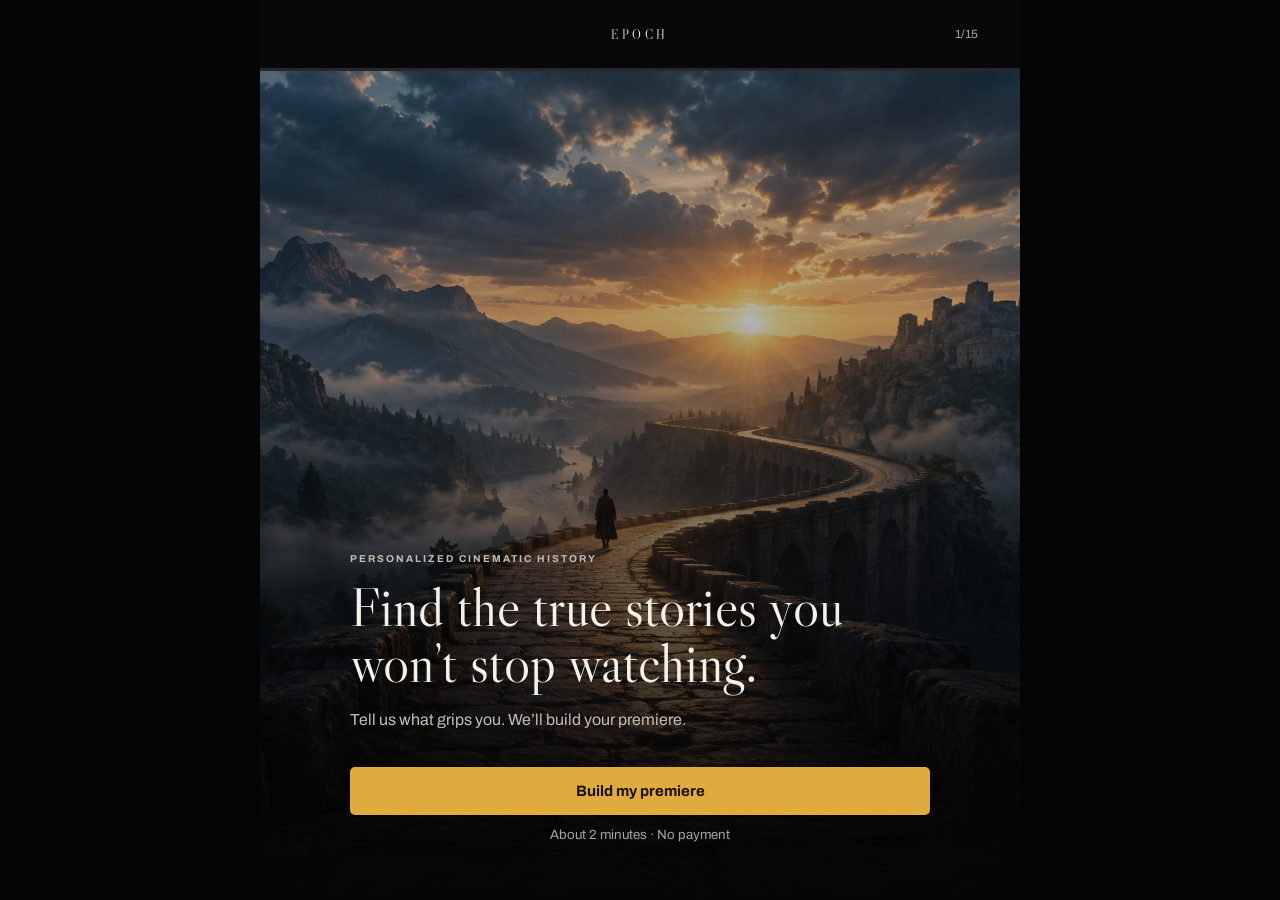
<file: index.html>
<!doctype html><html lang="en"><head><meta charset="utf-8"><meta name="viewport" content="width=device-width,initial-scale=1"><title>EPOCH - Your premiere</title><meta name="description" content="Build your personalized cinematic-history premiere."><link rel="stylesheet" href="styles.css"><!-- TikTok Pixel Code Start --><script>!function(w,d,t){w.TiktokAnalyticsObject=t;var ttq=w[t]=w[t]||[];ttq.methods="page track identify instances debug on off once ready alias group enableCookie disableCookie holdConsent revokeConsent grantConsent".split(" ");ttq.setAndDefer=function(t,e){t[e]=function(){t.push([e].concat([].slice.call(arguments)))}};for(var i=0;i<ttq.methods.length;i++)ttq.setAndDefer(ttq,ttq.methods[i]);ttq.instance=function(t){for(var e=ttq._i[t]||[],n=0;n<ttq.methods.length;n++)ttq.setAndDefer(e,ttq.methods[n]);return e};ttq.load=function(e,n){var r="https://analytics.tiktok.com/i18n/pixel/events.js",o=n&&n.partner;ttq._i=ttq._i||{};ttq._i[e]=[];ttq._i[e]._u=r;ttq._t=ttq._t||{};ttq._t[e]=+new Date;ttq._o=ttq._o||{};ttq._o[e]=n||{};var i=d.createElement("script");i.type="text/javascript";i.async=!0;i.src=r+"?sdkid="+e+"&lib="+t;var a=d.getElementsByTagName("script")[0];a.parentNode.insertBefore(i,a)};ttq.load("DAN591JC77U5PB5VV4I0");ttq.page()}(window,document,"ttq");</script><!-- TikTok Pixel Code End --></head><body><main id="app"></main><form name="epoch-quiz-leads" method="POST" data-netlify="true" hidden><input name="form-name" value="epoch-quiz-leads"><input name="email"><input name="arm"><input name="price"><input name="profile"></form><script src="app.js"></script></body></html>
</file>
<file: styles.css>
@import url('https://fonts.googleapis.com/css2?family=Archivo:wght@400;500;600;700&family=Libre+Caslon+Display&display=swap');
:root{--ink:#f4f1ea;--muted:#aaa39c;--gold:#e1aa3e;--bg:#08080a;--card:#171619;--line:#343136;--teal:#73a89a}*{box-sizing:border-box}body{margin:0;background:#050506;color:var(--ink);font-family:Archivo,Arial,sans-serif}.screen{min-height:100svh;width:100%;max-width:760px;margin:auto;background:var(--bg);position:relative;padding:0 20px 40px}.screen>header{height:68px;display:grid;grid-template-columns:50px 1fr 50px;align-items:center;color:var(--muted);font-size:12px}.screen>header .brand{text-align:center;color:var(--ink);font-family:'Libre Caslon Display',serif;letter-spacing:.3em}.screen>header span:last-child{text-align:right}.screen>header button{background:none;border:0;color:var(--muted);font-size:20px;text-align:left}.screen>header button:disabled{opacity:0}.progress{height:3px;background:#28262a;margin:0 -20px}.progress i{display:block;height:100%;background:var(--gold);transition:.25s}.content{width:min(100%,580px);margin:auto;padding:38px 0}.eyebrow{font-size:10px;letter-spacing:.2em;color:var(--gold);font-weight:700}.content h1,.hero h1{font:400 clamp(34px,9vw,55px)/1.02 'Libre Caslon Display',serif;margin:12px 0 14px}.sub,.hero p{color:#c3bdb6;line-height:1.6}.hero{min-height:calc(100svh - 71px);margin:0 -20px -40px;padding:40px 24px;display:flex;align-items:flex-end;background:linear-gradient(0deg,rgba(5,5,6,.98),rgba(5,5,6,.3) 70%),url('assets/screens/screen-01.jpg') center/cover}.hero>div{max-width:580px;margin:0 auto;width:100%}.primary{width:100%;border:0;border-radius:5px;background:var(--gold);color:#181208;padding:16px 18px;font:700 15px Archivo;margin-top:18px}.primary:disabled{opacity:.4}.screen small{display:block;text-align:center;color:var(--muted);margin-top:12px}.options{display:grid;gap:10px;margin-top:26px}.option{border:1px solid var(--line);border-radius:7px;background:var(--card);color:var(--ink);padding:16px;text-align:left;font:500 14px/1.4 Archivo;min-height:56px}.option.chosen{border-color:var(--gold);box-shadow:0 0 0 1px var(--gold)}.visual-options{grid-template-columns:1fr 1fr}.visual-options .option{position:relative;min-height:150px;display:flex;align-items:flex-end;overflow:hidden;padding:0;background-image:linear-gradient(0deg,rgba(4,4,5,.97),rgba(4,4,5,.45) 58%,rgba(4,4,5,.08)),var(--bg);background-size:cover;background-position:center}.visual-options .option span{position:relative;z-index:1;padding:14px;text-shadow:0 1px 8px #000}.feedback{min-height:23px;margin:14px 0 0;color:var(--gold);font-size:13px;line-height:1.45}.analysis-bars{display:grid;gap:8px;margin:25px 0}.analysis-bars span{font-size:12px;color:var(--muted)}.analysis-bars i{height:4px;border-radius:4px;background:linear-gradient(90deg,var(--teal) 68%,#29272b 68%)}.chips{display:flex;gap:7px;flex-wrap:wrap;margin-top:20px}.chips b{font-size:11px;border:1px solid #4f746a;border-radius:20px;padding:7px 10px;color:#a9d0c5}label{display:grid;gap:8px;color:var(--muted);font-size:12px}input{background:#0d0c0f;color:var(--ink);border:1px solid var(--line);padding:15px;font-size:16px;border-radius:4px}.episode-cards{display:grid;gap:10px;margin:24px 0}.episode-cards article{border:1px solid var(--gold);border-radius:8px;padding:15px;background:#151316}.episode-cards b,.episode-cards em{font-size:10px;letter-spacing:.13em;color:var(--gold);font-style:normal}.episode-cards h2{font:26px 'Libre Caslon Display',serif;margin:8px 0}.episode-cards p{color:var(--muted);font-size:13px}.episode-cards .soon{opacity:.65;border-color:var(--line)}.offer{border-top:1px solid var(--line);margin-top:28px;padding-top:24px}.price{display:flex;align-items:baseline;gap:8px}.price s{color:var(--muted)}.price strong{font-size:44px;color:var(--ink)}.price span{color:var(--muted)}.offer ul{color:#c9c3bd;line-height:1.8;padding-left:20px}.offer>p:not(.eyebrow){color:var(--muted);font-size:12px}.video{aspect-ratio:9/16;max-height:58vh;border:1px solid var(--line);background:radial-gradient(circle at 55% 32%,#34302d,#0c0b0d 68%);display:grid;place-items:center;text-align:center}.video div{display:grid;gap:10px}.video b{color:var(--gold);letter-spacing:.18em}.video span{color:var(--muted);max-width:240px;font-size:12px}.coming{display:grid;gap:8px;margin-top:20px}.coming article{border-bottom:1px solid var(--line);padding:13px 0;display:flex;justify-content:space-between;color:var(--muted)}.coming b{color:#777176;font-size:11px;text-transform:uppercase}.done{padding-top:18vh}.done p:not(.eyebrow){color:var(--muted)}
@media(min-width:700px){.screen{padding:0 42px 60px}.progress{margin:0 -42px}.visual-options .option{min-height:190px}.episode-cards{grid-template-columns:repeat(3,1fr)}.episode-cards h2{font-size:21px}.hero{margin:0 -42px -60px;padding:58px}}
.scene-art{width:100%;aspect-ratio:16/9;object-fit:cover;border-radius:12px;margin:10px 0 16px;border:1px solid #ffffff18}.portrait-art{aspect-ratio:16/9;object-position:center 45%}.episode-art{width:calc(100% + 24px);height:130px;object-fit:cover;margin:-12px -12px 12px;border-radius:11px 11px 0 0}.video{background-size:cover;background-position:center}

.screen-visual{width:100%;height:clamp(160px,27vh,250px);border-radius:14px;margin:16px 0 22px;background-size:cover;background-position:center;box-shadow:0 18px 48px #0008;border:1px solid #ffffff1c}
.visual-options{grid-template-columns:1fr}.visual-options .option{min-height:56px;display:block;padding:16px;background:linear-gradient(135deg,#1c1b1f,#121114);border-color:#ffffff24}.visual-options .option span{padding:0;text-shadow:none}.summary-visual{height:220px;margin:-15px -15px 16px;background-size:cover;background-position:center;border-radius:8px 8px 0 0}.episode-cards article:first-child{overflow:hidden}.hero{background-position:center}.scene-art,.episode-art{display:none}
/* Feedback revision preview - not published */
.option{transition:border-color .18s,background .18s,box-shadow .18s,transform .18s}.option.chosen,.option:active{border-color:#f2b63f;background:#35280e;box-shadow:0 0 0 2px #f2b63f,0 0 24px #e1aa3e44;color:#fff}.option.chosen::after{content:'✓';float:right;color:#f2b63f;font-weight:800}.option:disabled{opacity:.72}.option.chosen:disabled{opacity:1}.feedback-overlay{position:fixed;inset:0;z-index:20;background:#050506d9;display:grid;place-items:center;padding:24px;animation:fadeIn .2s ease}.feedback-card{width:min(100%,420px);background:#18171a;border:1px solid #e1aa3e88;border-radius:16px;padding:30px 24px;text-align:center;box-shadow:0 25px 80px #000}.feedback-check{display:grid;place-items:center;margin:auto;width:46px;height:46px;border-radius:50%;background:#e1aa3e;color:#171208;font-size:24px;font-weight:800}.feedback-card p{font:28px/1.15 'Libre Caslon Display',serif;margin:18px 0 22px}.feedback-timer{height:4px;background:#353136;border-radius:5px;overflow:hidden}.feedback-timer i{display:block;height:100%;background:#e1aa3e;animation:feedbackTime 1.2s linear forwards}@keyframes feedbackTime{from{width:0}to{width:100%}}@keyframes fadeIn{from{opacity:0}to{opacity:1}}
.period-grid{grid-template-columns:1fr 1fr;gap:8px;margin-top:12px}.period-grid .option{min-height:48px;padding:10px 12px;font-size:12px}.question-content:has(.period-grid){padding-top:18px}.question-content:has(.period-grid) h1{font-size:30px;margin-bottom:8px}.question-content:has(.period-grid) .screen-visual{height:110px;margin:8px 0}.compact-sub{margin:5px 0}.compact-primary{margin-top:10px;padding:13px}.analysis-bars{gap:16px}.analysis-bars div{display:grid;gap:8px}.analysis-bars i{background:#29272b;position:relative;overflow:hidden}.analysis-bars i::before{content:'';display:block;height:100%;width:0;background:linear-gradient(90deg,#73a89a,#e1aa3e);animation:analysisFill 1s ease forwards}.analysis-bars div:nth-child(2) i::before{animation-delay:1.1s}.analysis-bars div:nth-child(3) i::before{animation-delay:2.2s}@keyframes analysisFill{to{width:100%}}.processing-status{text-align:center;color:#aaa39c;font-size:12px;animation:pulse 1.2s infinite alternate}@keyframes pulse{to{color:#f4f1ea}}.hp{position:absolute!important;left:-9999px!important}.form-error{min-height:20px;color:#ff9b8f;font-size:13px;font-weight:600;margin:10px 0}.secondary{width:100%;border:1px solid #5d585f;border-radius:5px;background:transparent;color:#d4cec8;padding:14px 18px;font:600 14px Archivo;margin-top:10px}.email label+label{margin-top:12px}
@media(max-width:699px){.summary{padding-top:16px}.summary h1{font-size:30px;margin:7px 0}.summary>.sub{display:none}.summary .episode-cards{margin:8px 0}.summary .episode-cards article{padding:10px}.summary .episode-cards article:not(:first-child),.summary .summary-visual,.summary .episode-cards p,.summary .episode-cards em{display:none}.summary .episode-cards h2{font-size:21px;margin:4px 0}.summary .offer{margin-top:10px;padding-top:10px}.summary .offer ul{font-size:12px;line-height:1.35;margin:6px 0;padding-left:18px}.summary .offer small{margin-top:5px;font-size:10px}.summary .offer>p:not(.eyebrow){margin:6px 0}.summary .price strong{font-size:38px}.summary .primary,.summary .secondary{margin-top:6px;padding:12px 14px}}


video.video{display:block;width:100%;height:auto;max-height:64vh;object-fit:contain;background:#000}
</file>
